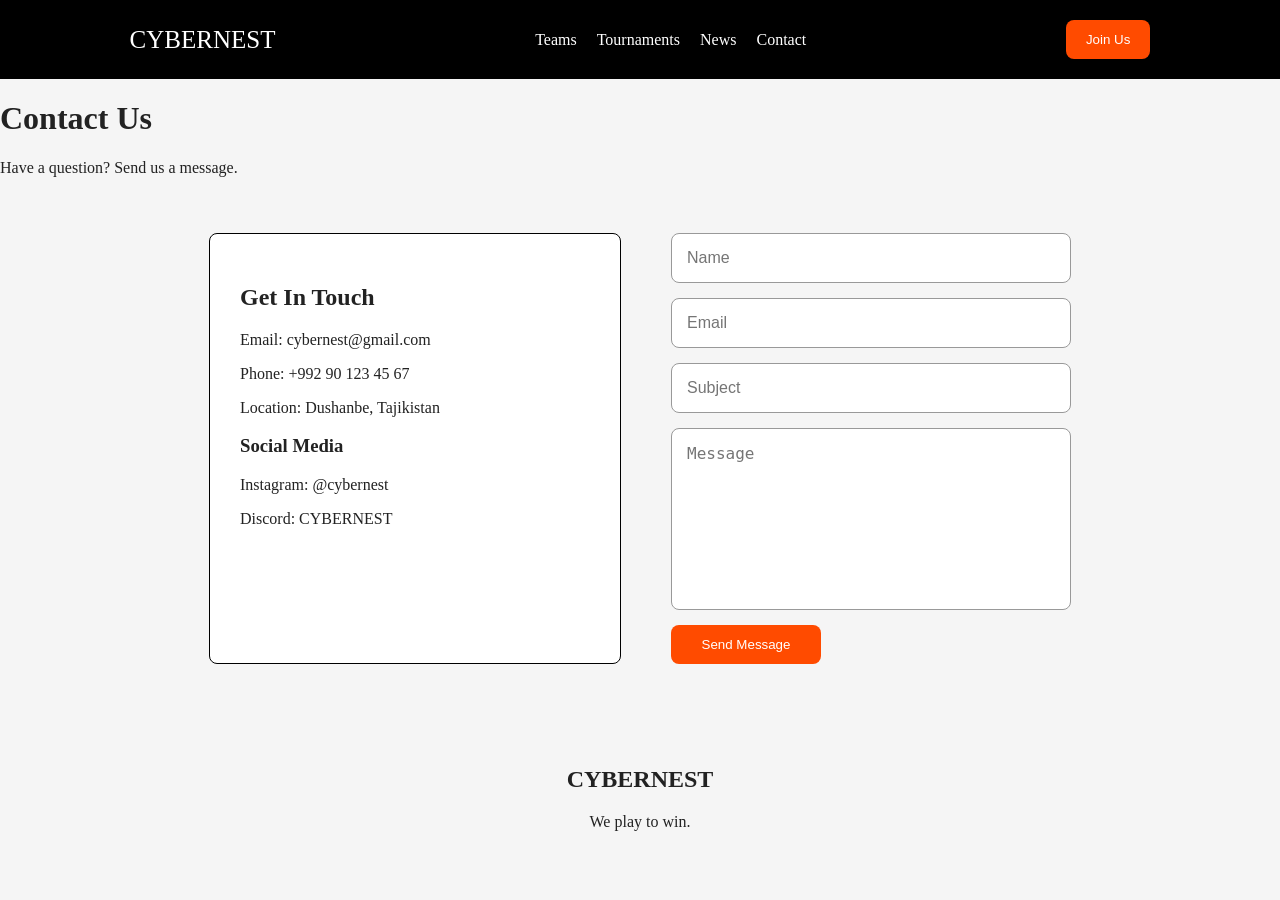
<file: contact.html>
<!DOCTYPE html>
<html lang="en">

<head>
    <meta charset="UTF-8">
    <meta name="viewport" content="width=device-width, initial-scale=1.0">
    <title>Contact - CYBERNEST</title>
    <link rel="stylesheet" href="/style.css">
</head>

<body>

<header>
    <a href="/index.html" class="logo"><span>CYBER</span>NEST</a>

    <nav>
        <a href="/teams.html">Teams</a>
        <a href="/tournaments.html">Tournaments</a>
        <a href="/news.html">News</a>
        <a href="/contact.html">Contact</a>
    </nav>

    <button>Join Us</button>
</header>

<main>

    <div class="page-title">
        <h1>Contact Us</h1>
        <p>Have a question? Send us a message.</p>
    </div>

    <div class="contact">

        <div class="contact-info">
            <h2>Get In Touch</h2>

            <p>Email: cybernest@gmail.com</p>
            <p>Phone: +992 90 123 45 67</p>
            <p>Location: Dushanbe, Tajikistan</p>

            <h3>Social Media</h3>
            <p>Instagram: @cybernest</p>
            <p>Discord: CYBERNEST</p>
        </div>

        <form>

            <input type="text" placeholder="Name">

            <input type="email" placeholder="Email">

            <input type="text" placeholder="Subject">

            <textarea placeholder="Message"></textarea>

            <button type="submit">Send Message</button>

        </form>

    </div>

</main>

<footer>
    <h2>CYBERNEST</h2>
    <p>We play to win.</p>
</footer>

</body>
</html>
</file>
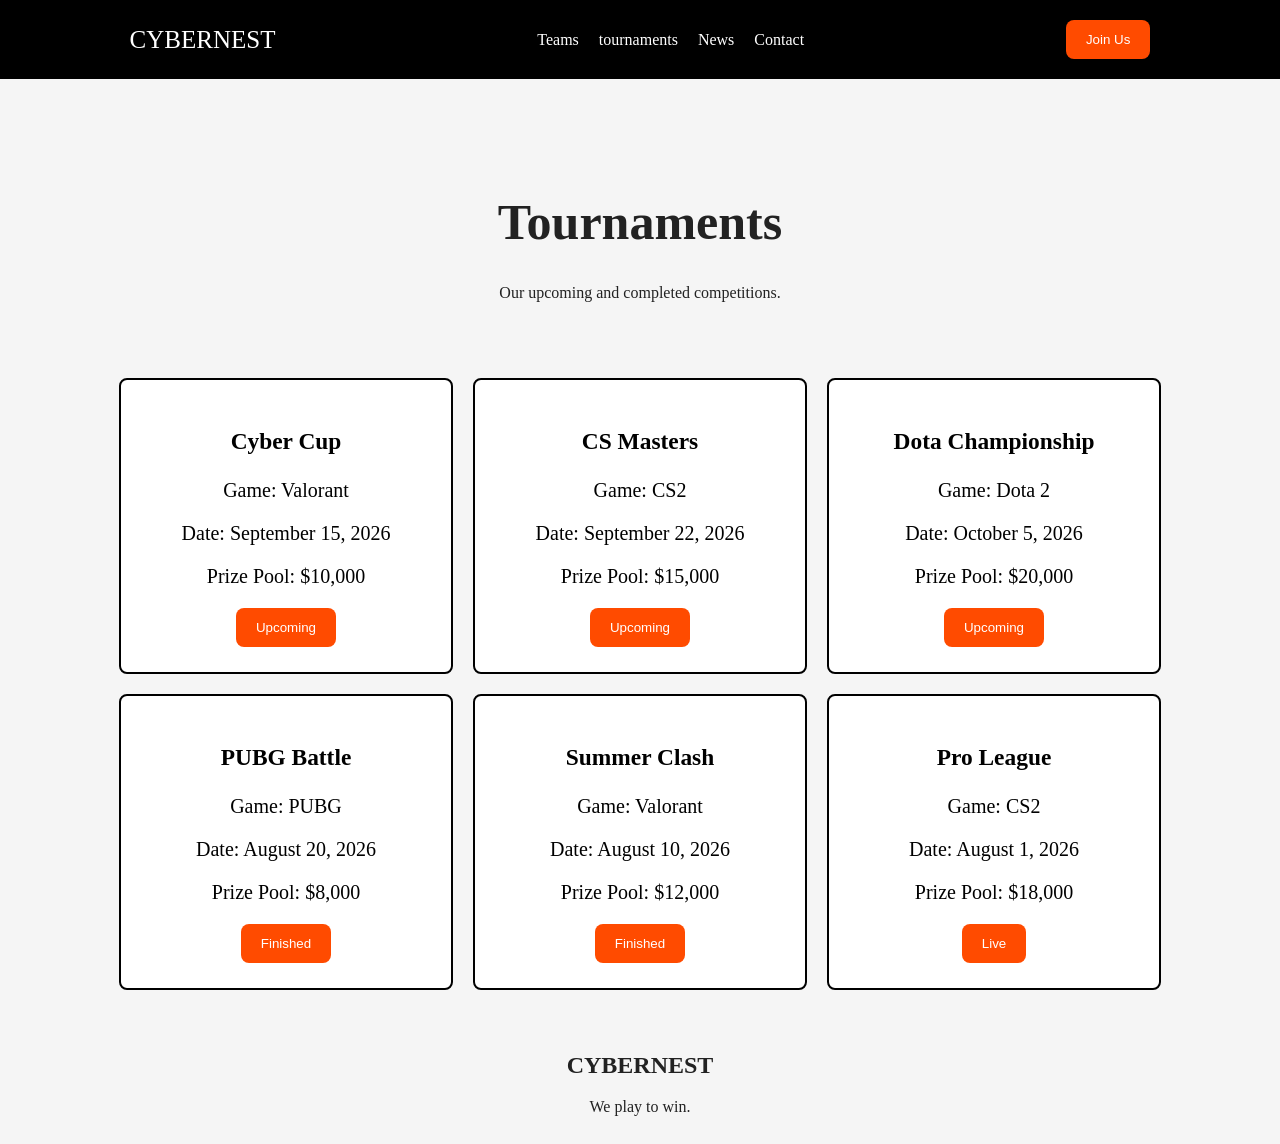
<file: tournaments.html>
<!DOCTYPE html>
<html lang="en">
<head>
    <meta charset="UTF-8">
    <meta name="viewport" content="width=device-width, initial-scale=1.0">
    <title>Document</title>
    <link rel="stylesheet" href="/style.css">
</head>
<body>
    <header>
        <a href="#home" class="logo" ><span>CYBER</span>NEST</a>
        <nav>
            <a href="/teams.html" >Teams</a>
            <a href="/tournaments.html" >tournaments</a>
            <a href="/news.html" >News</a>
            <a href="/contact.html" >Contact</a>
        </nav>
        <button class="" data-aos="fade-left">Join Us</button>
    </header>
    <main>
        <div class="team">
        <h1>Tournaments</h1>
        <p>Our upcoming and completed competitions.</p>
    </div>
    <div class="cards tournaments">

        <div class="card">
            <h3>Cyber Cup</h3>
            <p>Game: Valorant</p>
            <p>Date: September 15, 2026</p>
            <p>Prize Pool: $10,000</p>
            <button>Upcoming</button>
        </div>

        <div class="card">
            <h3>CS Masters</h3>
            <p>Game: CS2</p>
            <p>Date: September 22, 2026</p>
            <p>Prize Pool: $15,000</p>
            <button>Upcoming</button>
        </div>

        <div class="card">
            <h3>Dota Championship</h3>
            <p>Game: Dota 2</p>
            <p>Date: October 5, 2026</p>
            <p>Prize Pool: $20,000</p>
            <button>Upcoming</button>
        </div>

        <div class="card">
            <h3>PUBG Battle</h3>
            <p>Game: PUBG</p>
            <p>Date: August 20, 2026</p>
            <p>Prize Pool: $8,000</p>
            <button>Finished</button>
        </div>

        <div class="card">
            <h3>Summer Clash</h3>
            <p>Game: Valorant</p>
            <p>Date: August 10, 2026</p>
            <p>Prize Pool: $12,000</p>
            <button>Finished</button>
        </div>

        <div class="card">
            <h3>Pro League</h3>
            <p>Game: CS2</p>
            <p>Date: August 1, 2026</p>
            <p>Prize Pool: $18,000</p>
            <button>Live</button>
        </div>

    </div>
    </main>
    <footer>
        <h2>CYBERNEST</h2>
        <p>We play to win.</p>
    </footer>
</body>
</html>
</file>
<file: style.css>
body {
    margin: 0;
    padding: 0;
    background:#f5f5f5;
    color:#222;
}


header {
    display: flex;
    justify-content: space-between;
    align-items: center;
    margin-bottom: 20px;
    background:#000000;
    padding:20px 7%;
    Position: sticky ;
    top: 0;
    z-index: 1000;
}




.logo {
    color:white;
    font-size:25px;
    margin-left: 40px;
    text-decoration: none;
}

header button {
    margin-right: 40px;
}

nav {
    display: flex;
    gap: 20px;
}

nav a{
    color:white;
    text-decoration:none;
    transition:.3s;
}

nav a:hover{
    color:#ff4b00;
}


 button{
    background-color: #ff4b00;
    color:white;
    border:0;
    padding:12px 20px;
    border-radius:8px;
    transition:.3s;
}

button:hover{
    background-color: #000000;
    transform:translateY(-3px);
}


.hero{
    padding:70px 20px;
    background:white;
}

.hero div{
    display: flex;
    flex-direction: column;
    align-items: center;
    margin-top: 40px;

} 


.hero h1{
    font-size:55px;
    margin:15px 0;
}


.cards {
    display: flex;
    justify-content: center;
    flex-wrap: wrap;
    gap: 20px;
    color: #000000;
    font-size: 20px;
}

.card {
    width: 300px;
    text-align: center;
    border: 2px solid black;
    border-radius: 8px;
    padding: 12px;
    background:white;
    transition:.3s;
}


.card:hover{
    transform:translateY(-8px);
    border-color: black;
    box-shadow:0 5px 20px #ccc;
}

.card img {
    width: 95%;
    border-radius: 8px;
}

.games {
    margin-top: 48px;
    margin-bottom: 48px;
}


.games h2 {
    text-align: center;
    font-size:45px;

}


.about {
    text-align: center;
    padding:60px 20px;
    background:#1a1a1a;
    color: white;
}

.stats {
    display: flex;
    justify-content: center;
    gap: 20px;
}

.stats div {
    border: 1px solid black;
    width: 200px;
    text-align: center;
    border-radius: 8px;
    background:white;
    transition:.3s;
}

.stats div:hover{
    transform:translateY(-5px);
    border-color:#ff4b00;
}


.statistics h2 {
    text-align: center;
    font-size:45px;

}

footer {
    margin-top: 62px;
    margin-bottom: 28px;
    text-align: center; 
}
.team {
    text-align: center;
    padding: 60px 20px;
}

.team h1 {
    font-size: 50px;
}

.team0 {
    text-align: center;
    padding: 20px;
}
.team0 h2{
    font-size: 50px;
}

.teams {
    text-align: center;
    margin-bottom: 40px;
}
.tournaments .card {
    width: 280px;
    padding: 25px;
}
.featured {
    margin: 20px auto 50px;
    padding: 40px;
    max-width: 900px;
    text-align: center;
    background: #1a1a1a;
    color: white;
    border-radius: 8px;
}
.news .card {
    width: 300px;
}

.news .card img {
    height: 180px;
    object-fit: cover;
}

.contact {
    display: flex;
    justify-content: center;
    gap: 50px;
    padding: 40px 20px;
}

.contact-info {
    width: 350px;
    padding: 30px;
    background: white;
    border: 1px solid black;
    border-radius: 8px;
}

form {
    display: flex;
    flex-direction: column;
    gap: 15px;
    width: 400px;
}

form input,
form textarea {
    padding: 15px;
    border: 1px solid #999;
    border-radius: 8px;
    font-size: 16px;
}

form textarea {
    height: 150px;
    resize: none;
}

form button {
    width: 150px;
}
</file>
